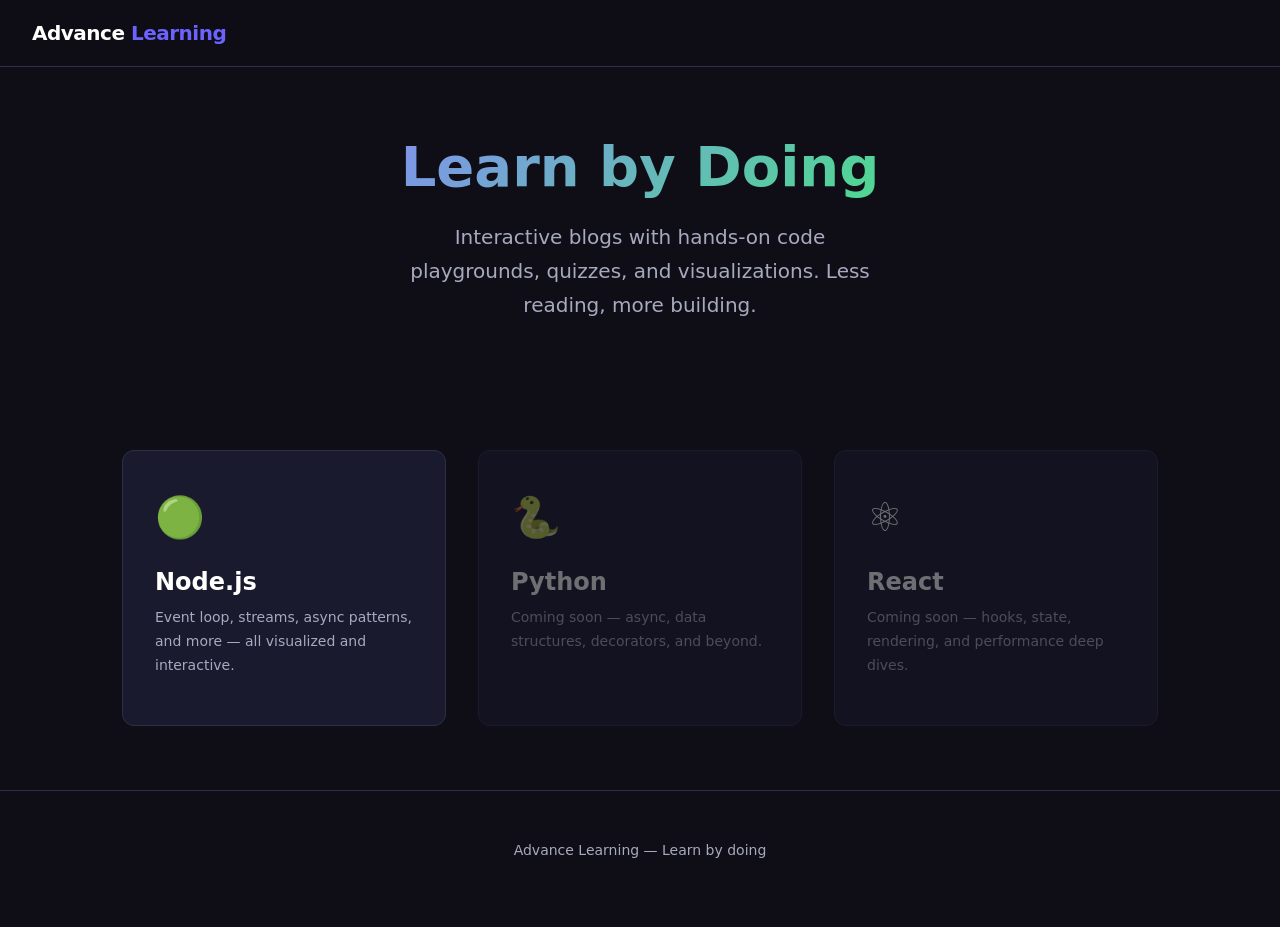
<file: index.html>
<!DOCTYPE html>
<html lang="en">
<head>
  <meta charset="UTF-8">
  <meta name="viewport" content="width=device-width, initial-scale=1.0">
  <title>Advance Learning — Learn by Doing</title>
  <link rel="stylesheet" href="assets/css/theme.css">
</head>
<body>
  <nav class="blog-nav">
    <a href="index.html" class="nav-logo">Advance <span>Learning</span></a>
  </nav>

  <main>
    <div class="landing-hero">
      <h1>Learn by Doing</h1>
      <p>Interactive blogs with hands-on code playgrounds, quizzes, and visualizations. Less reading, more building.</p>
    </div>

    <div class="category-grid">
      <a href="blogs/programming/nodejs/index.html" class="category-card">
        <span class="category-icon">🟢</span>
        <h3>Node.js</h3>
        <p>Event loop, streams, async patterns, and more — all visualized and interactive.</p>
      </a>

      <!-- Future categories -->
      <div class="category-card" style="opacity:0.4;pointer-events:none;">
        <span class="category-icon">🐍</span>
        <h3>Python</h3>
        <p>Coming soon — async, data structures, decorators, and beyond.</p>
      </div>

      <div class="category-card" style="opacity:0.4;pointer-events:none;">
        <span class="category-icon">⚛️</span>
        <h3>React</h3>
        <p>Coming soon — hooks, state, rendering, and performance deep dives.</p>
      </div>
    </div>
  </main>

  <footer class="blog-footer">
    <p>Advance Learning — Learn by doing</p>
  </footer>

  <script src="assets/js/theme.js"></script>
</body>
</html>
</file>
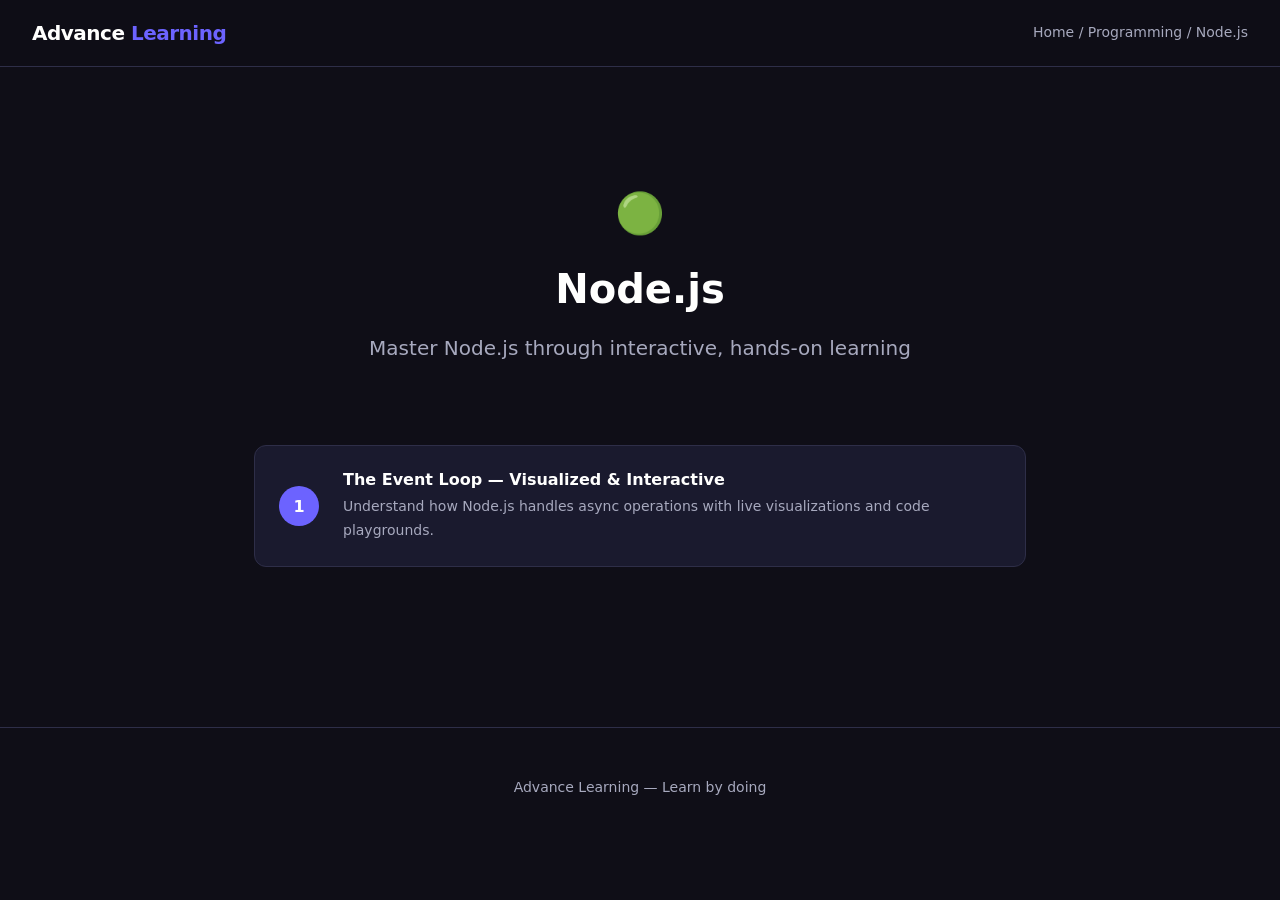
<file: blogs/programming/nodejs/index.html>
<!DOCTYPE html>
<html lang="en">
<head>
  <meta charset="UTF-8">
  <meta name="viewport" content="width=device-width, initial-scale=1.0">
  <title>Node.js Topics — Advance Learning</title>
  <link rel="stylesheet" href="../../../assets/css/theme.css">
</head>
<body>
  <nav class="blog-nav">
    <a href="../../../index.html" class="nav-logo">Advance <span>Learning</span></a>
    <div class="nav-breadcrumb">
      <a href="../../../index.html">Home</a> /
      <a href="#">Programming</a> /
      <span>Node.js</span>
    </div>
  </nav>

  <main class="blog-container">
    <header class="topic-header">
      <span class="category-icon">🟢</span>
      <h1>Node.js</h1>
      <p class="blog-subtitle">Master Node.js through interactive, hands-on learning</p>
    </header>

    <div class="blog-list">
      <a href="01-event-loop.html" class="blog-list-item">
        <div class="blog-list-number">1</div>
        <div class="blog-list-info">
          <h3>The Event Loop — Visualized & Interactive</h3>
          <p>Understand how Node.js handles async operations with live visualizations and code playgrounds.</p>
        </div>
      </a>

      <!-- Future blogs will be added here -->
    </div>
  </main>

  <footer class="blog-footer">
    <p>Advance Learning — Learn by doing</p>
  </footer>

  <script src="../../../assets/js/theme.js"></script>
</body>
</html>
</file>
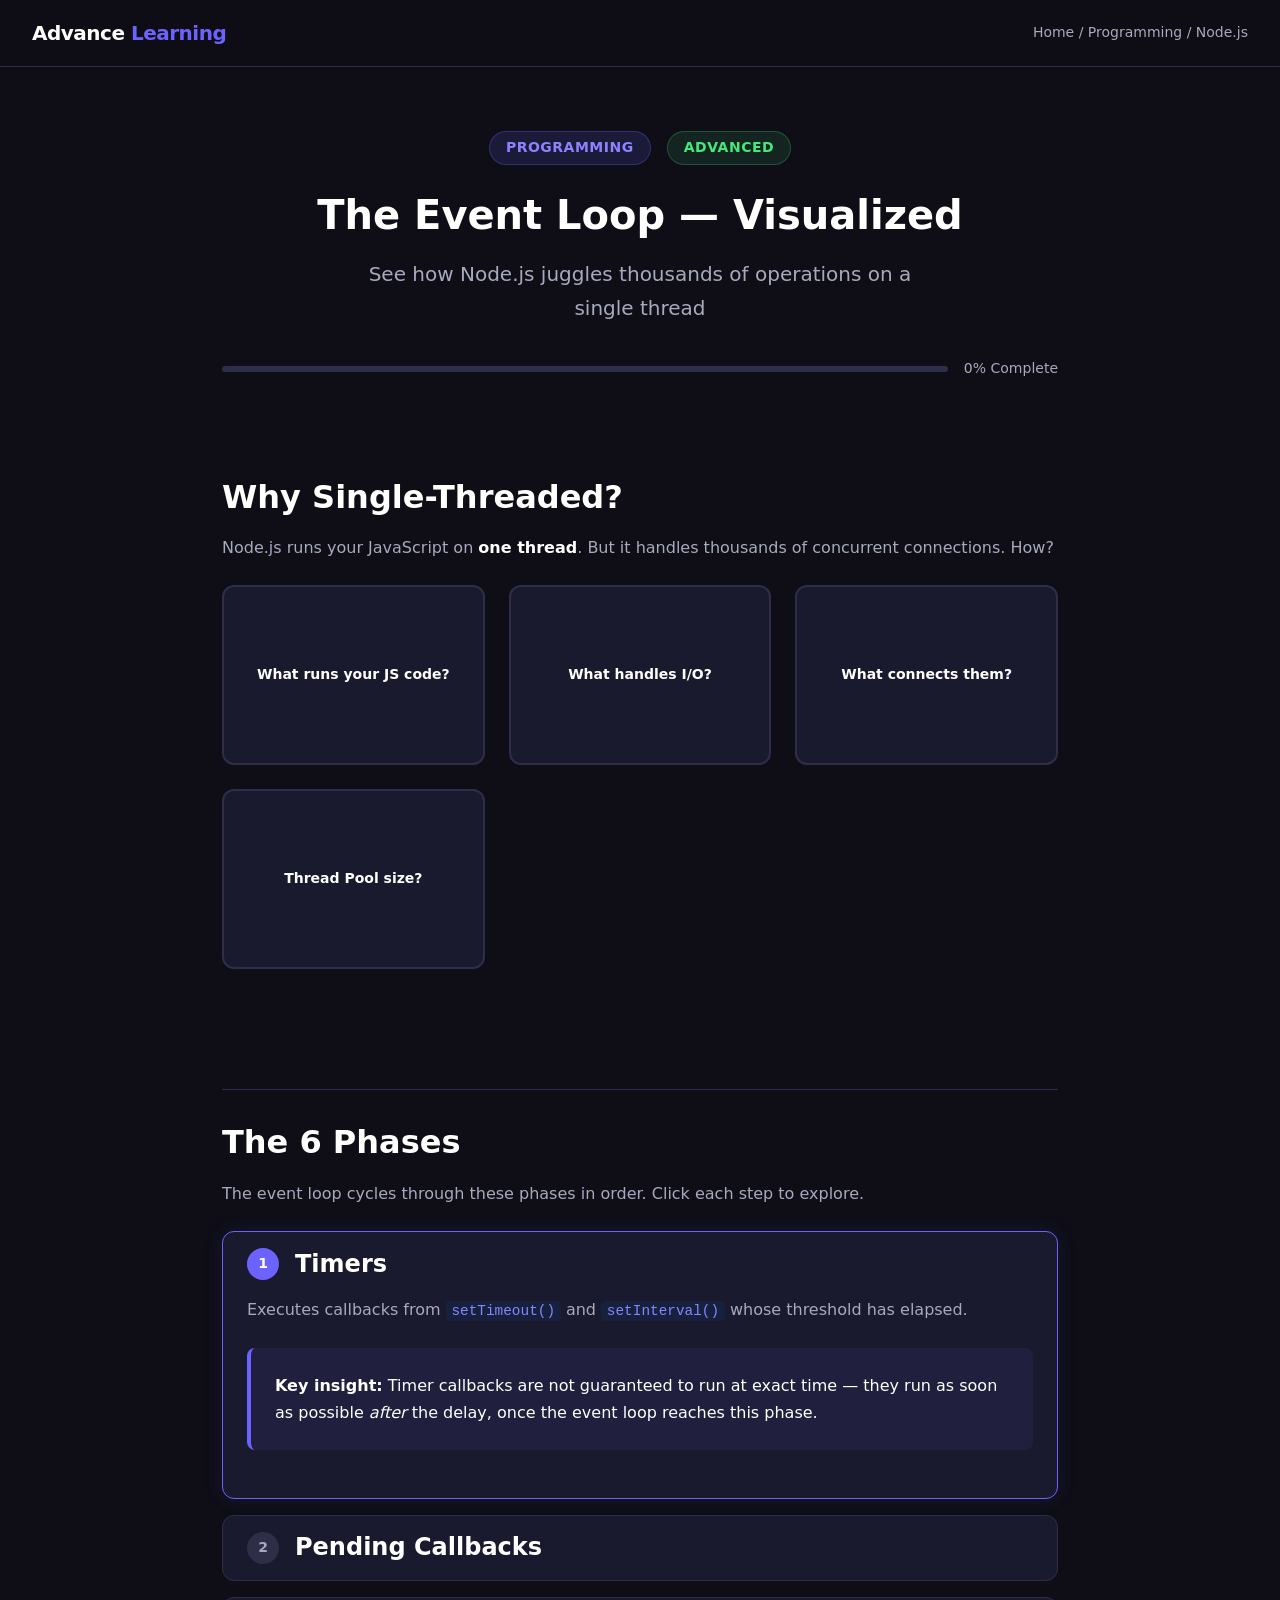
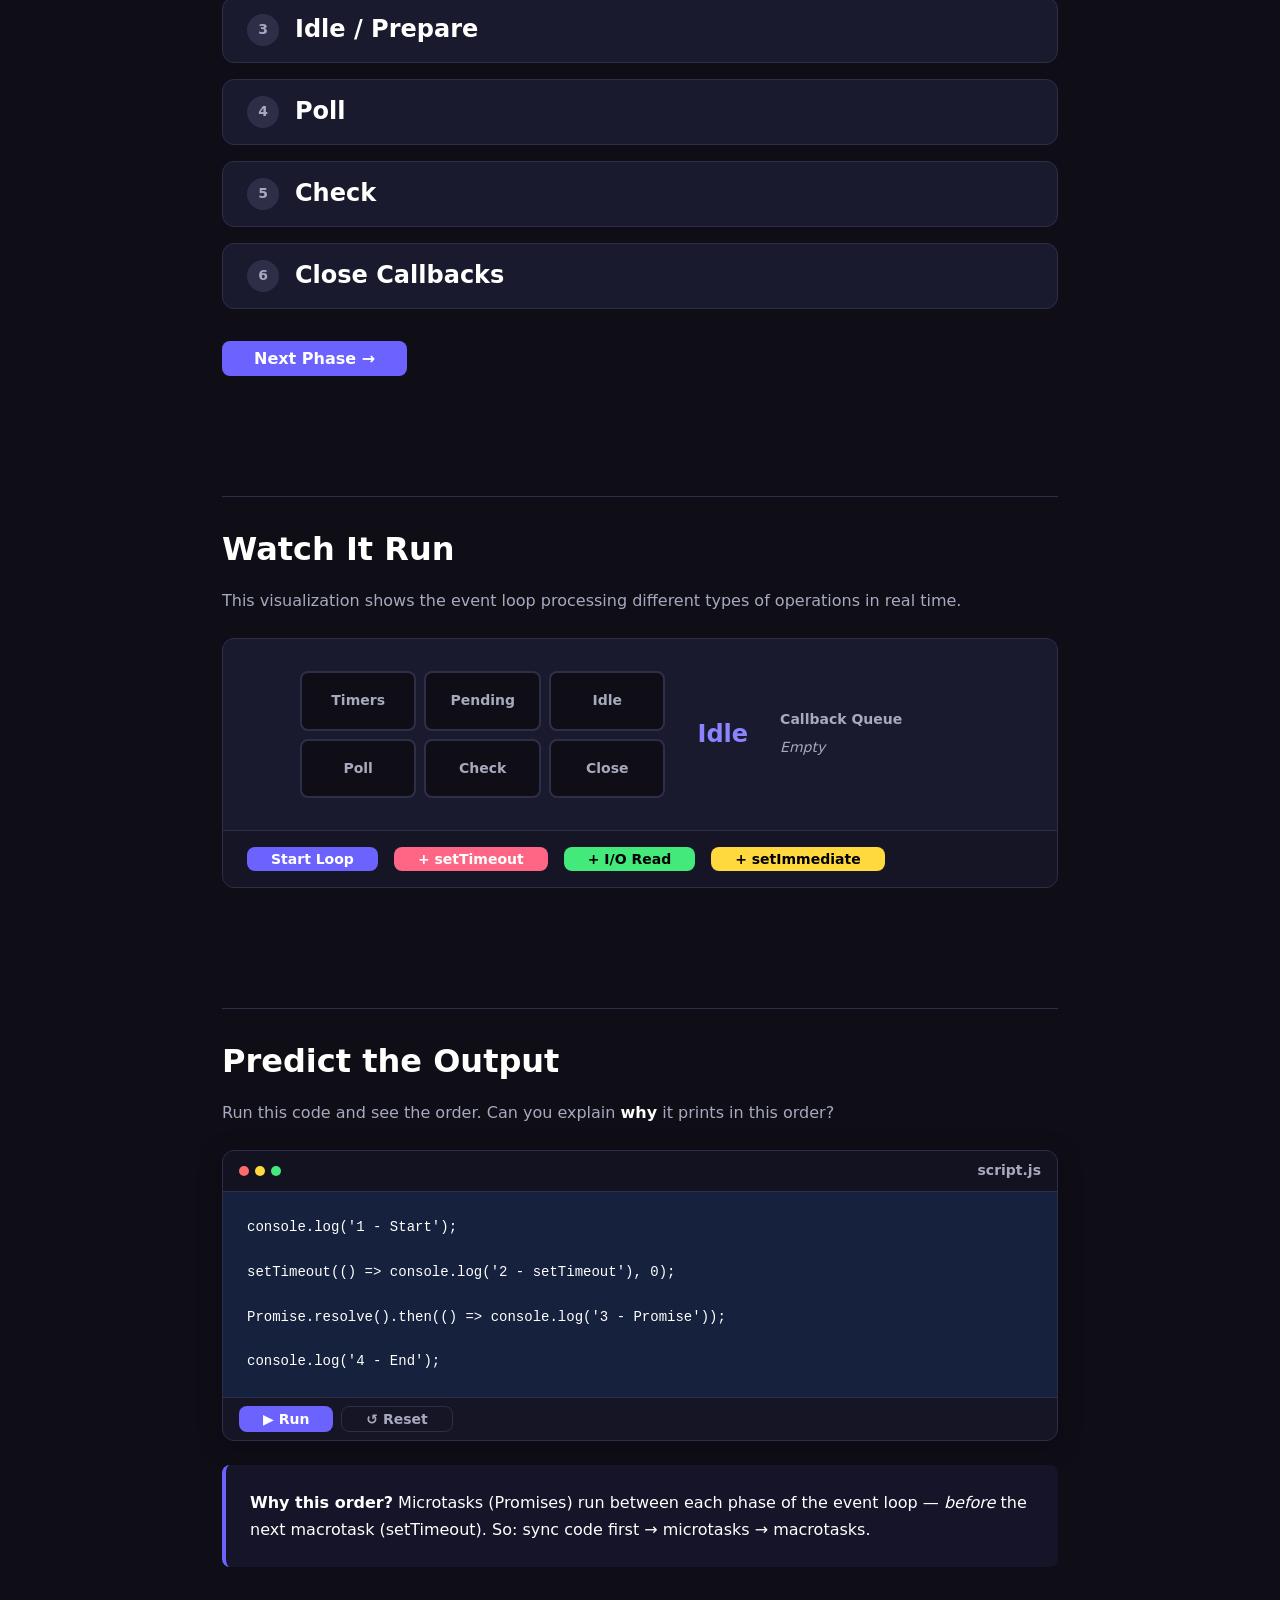
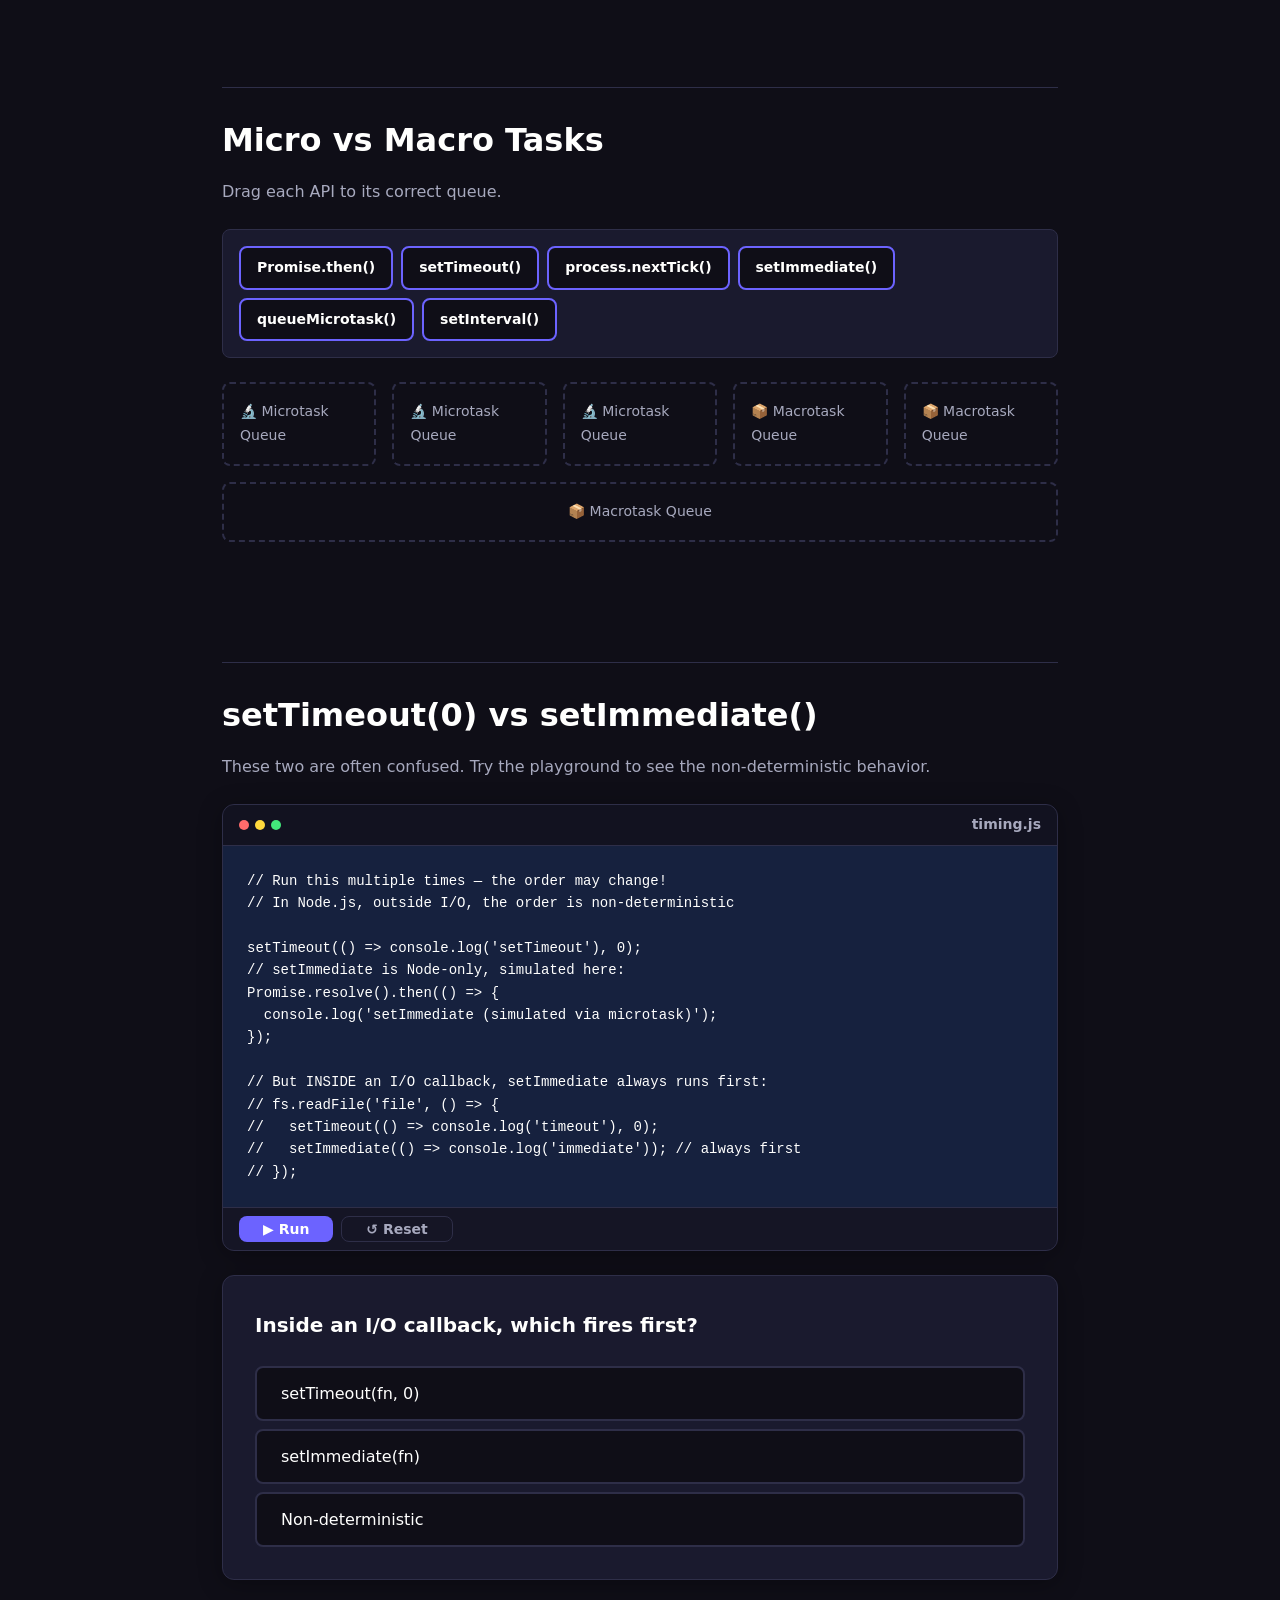
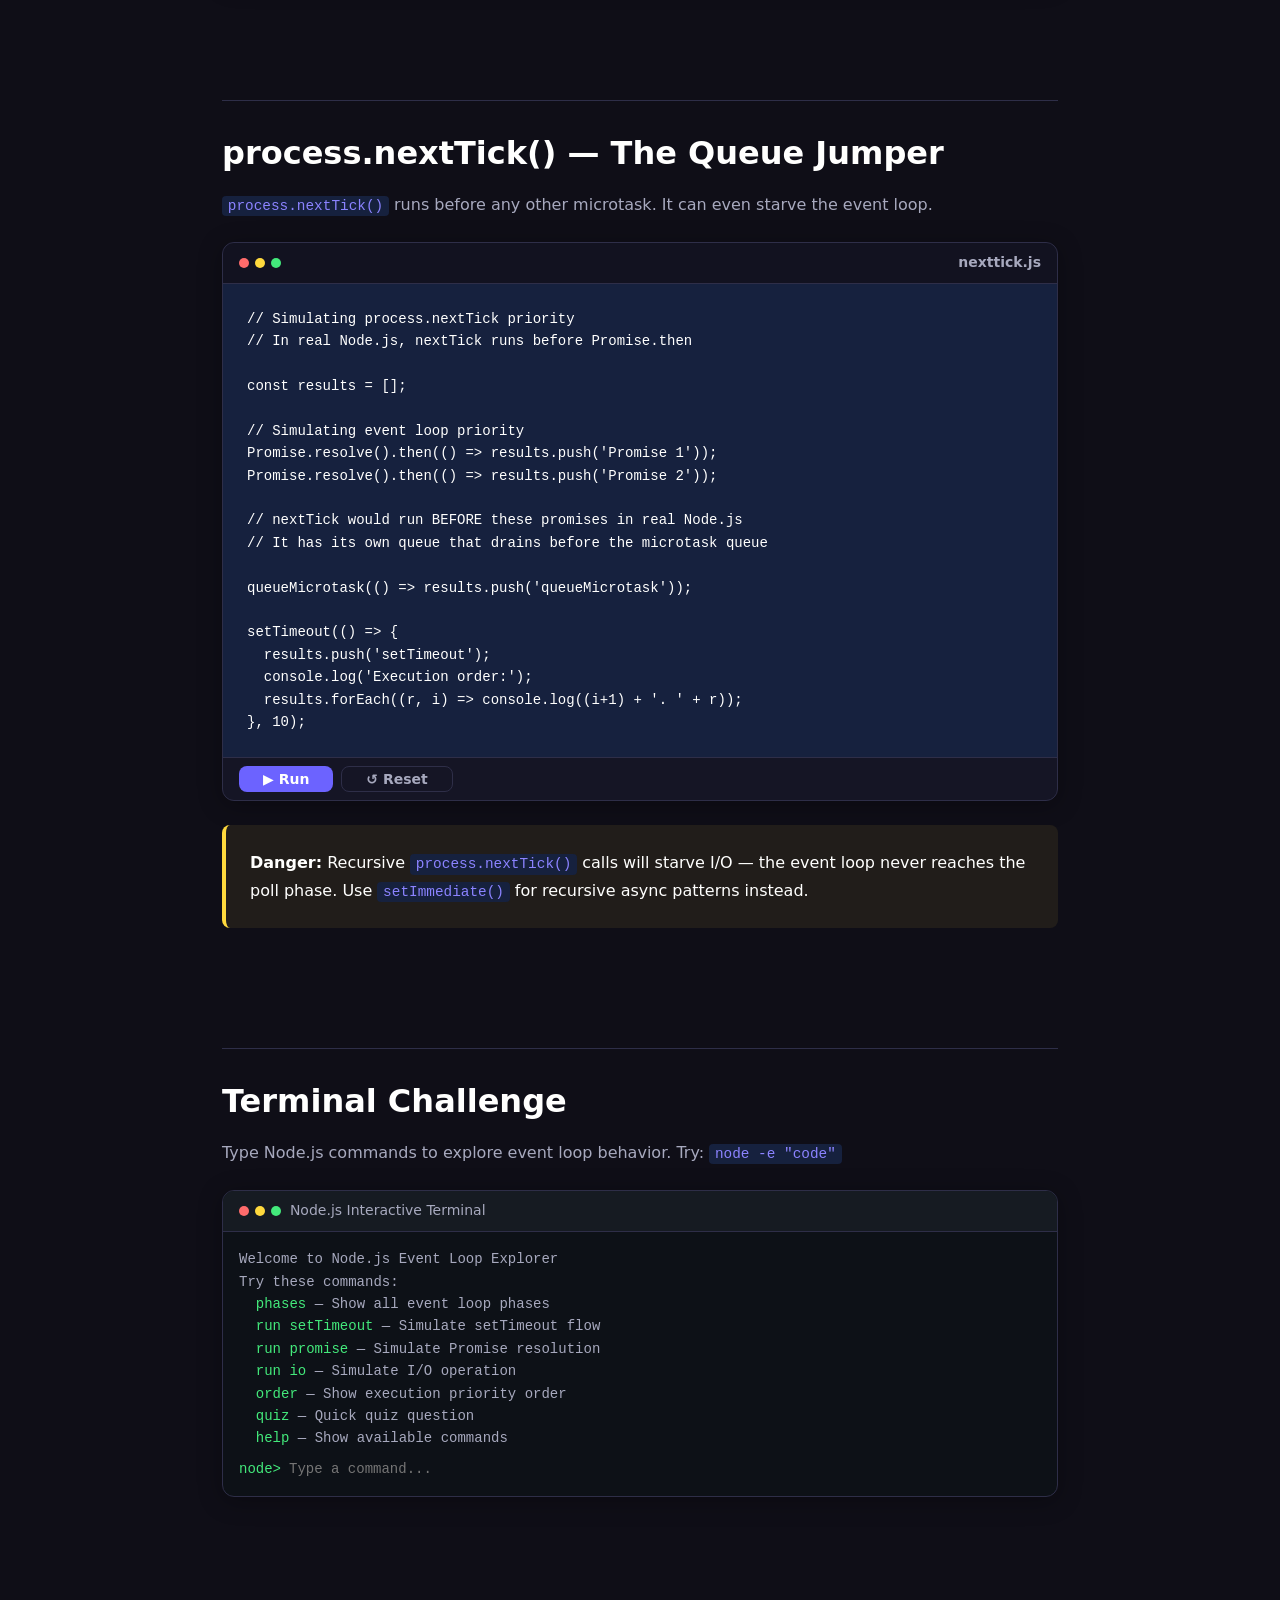
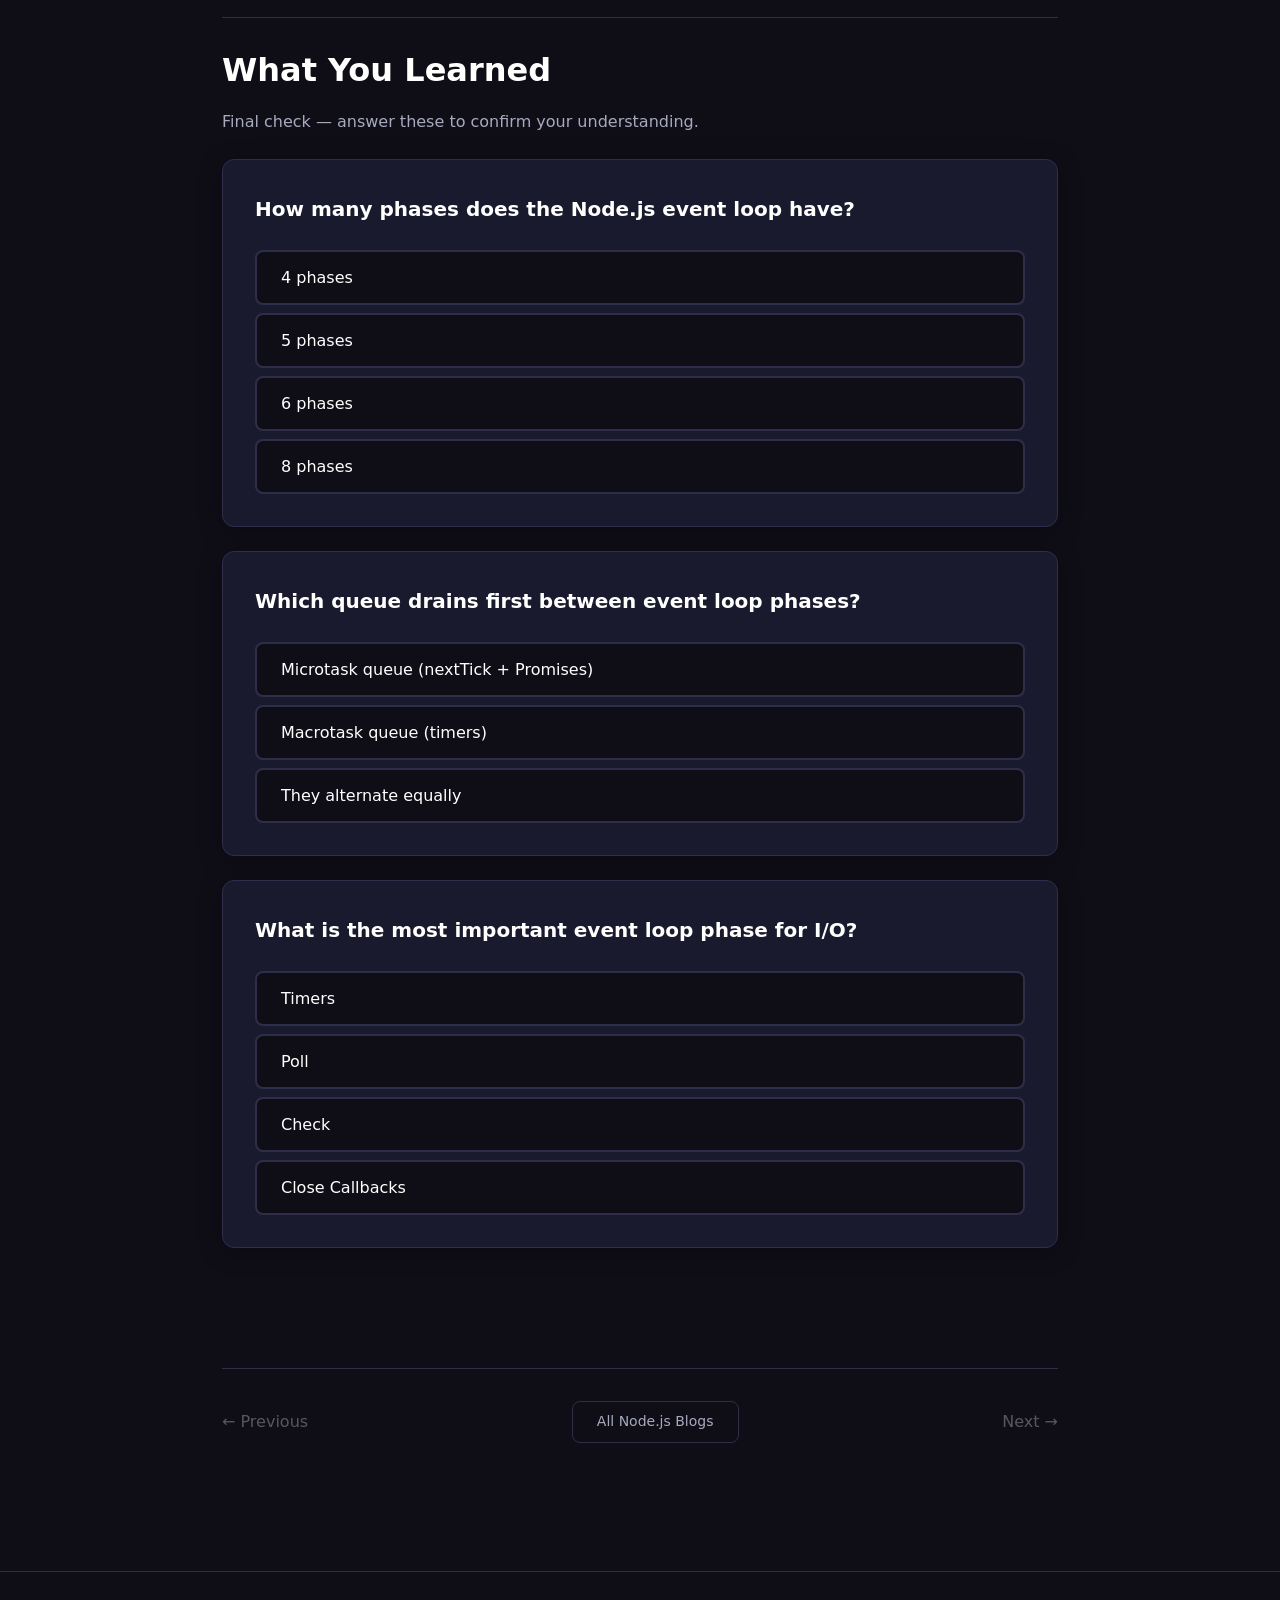
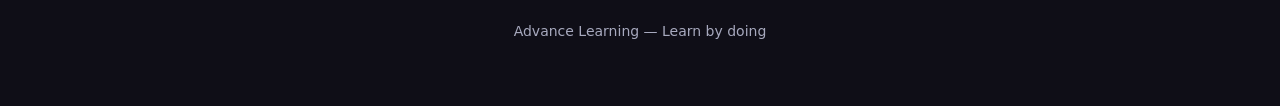
<file: blogs/programming/nodejs/01-event-loop.html>
<!DOCTYPE html>
<html lang="en">
<head>
  <meta charset="UTF-8">
  <meta name="viewport" content="width=device-width, initial-scale=1.0">
  <title>The Event Loop — Node.js — Advance Learning</title>
  <link rel="stylesheet" href="../../../assets/css/theme.css">
</head>
<body>
  <nav class="blog-nav">
    <a href="../../../index.html" class="nav-logo">Advance <span>Learning</span></a>
    <div class="nav-breadcrumb">
      <a href="../../../index.html">Home</a> /
      <a href="#">Programming</a> /
      <a href="index.html">Node.js</a>
    </div>
  </nav>

  <main class="blog-container">
    <article class="blog-post">
      <header class="blog-header">
        <div class="blog-meta">
          <span class="blog-category">Programming</span>
          <span class="blog-difficulty">Advanced</span>
        </div>
        <h1>The Event Loop — Visualized</h1>
        <p class="blog-subtitle">See how Node.js juggles thousands of operations on a single thread</p>
        <div class="blog-progress">
          <div class="progress-bar"><div class="progress-fill"></div></div>
          <span class="progress-text">0% Complete</span>
        </div>
      </header>

      <!-- ===================== SECTION 1: Why Single Thread? ===================== -->
      <section class="blog-section" id="section-1">
        <h2>Why Single-Threaded?</h2>
        <p>Node.js runs your JavaScript on <strong>one thread</strong>. But it handles thousands of concurrent connections. How?</p>

        <div class="flip-card-grid">
          <div class="flip-card">
            <div class="flip-card-inner">
              <div class="flip-front">What runs your JS code?</div>
              <div class="flip-back">V8 Engine — compiles JS to machine code on a single thread</div>
            </div>
          </div>
          <div class="flip-card">
            <div class="flip-card-inner">
              <div class="flip-front">What handles I/O?</div>
              <div class="flip-back">libuv — delegates I/O to OS kernel or thread pool</div>
            </div>
          </div>
          <div class="flip-card">
            <div class="flip-card-inner">
              <div class="flip-front">What connects them?</div>
              <div class="flip-back">The Event Loop — picks up completed I/O and runs callbacks</div>
            </div>
          </div>
          <div class="flip-card">
            <div class="flip-card-inner">
              <div class="flip-front">Thread Pool size?</div>
              <div class="flip-back">Default: 4 threads (UV_THREADPOOL_SIZE) — for fs, dns, crypto</div>
            </div>
          </div>
        </div>
      </section>

      <!-- ===================== SECTION 2: Event Loop Phases ===================== -->
      <section class="blog-section" id="section-2">
        <h2>The 6 Phases</h2>
        <p>The event loop cycles through these phases in order. Click each step to explore.</p>

        <div class="step-reveal" id="phase-steps">
          <div class="step" data-step="1">
            <div class="step-header">
              <div class="step-number">1</div>
              <h3>Timers</h3>
            </div>
            <div class="step-content">
              <p>Executes callbacks from <code>setTimeout()</code> and <code>setInterval()</code> whose threshold has elapsed.</p>
              <div class="info-box tip">
                <strong>Key insight:</strong> Timer callbacks are not guaranteed to run at exact time — they run as soon as possible <em>after</em> the delay, once the event loop reaches this phase.
              </div>
            </div>
          </div>

          <div class="step" data-step="2">
            <div class="step-header">
              <div class="step-number">2</div>
              <h3>Pending Callbacks</h3>
            </div>
            <div class="step-content">
              <p>Executes I/O callbacks deferred from the previous loop iteration (e.g., TCP errors like <code>ECONNREFUSED</code>).</p>
            </div>
          </div>

          <div class="step" data-step="3">
            <div class="step-header">
              <div class="step-number">3</div>
              <h3>Idle / Prepare</h3>
            </div>
            <div class="step-content">
              <p>Internal use only. Node uses this for housekeeping. You won't interact with this phase directly.</p>
            </div>
          </div>

          <div class="step" data-step="4">
            <div class="step-header">
              <div class="step-number">4</div>
              <h3>Poll</h3>
            </div>
            <div class="step-content">
              <p>The <strong>most important phase</strong>. Retrieves new I/O events and executes their callbacks (file reads, network responses, etc.).</p>
              <div class="info-box warning">
                <strong>Blocking behavior:</strong> If no timers are scheduled, the poll phase will <em>wait</em> for callbacks to be added, then execute them immediately.
              </div>
            </div>
          </div>

          <div class="step" data-step="5">
            <div class="step-header">
              <div class="step-number">5</div>
              <h3>Check</h3>
            </div>
            <div class="step-content">
              <p>Executes <code>setImmediate()</code> callbacks. This runs right after the poll phase completes.</p>
            </div>
          </div>

          <div class="step" data-step="6">
            <div class="step-header">
              <div class="step-number">6</div>
              <h3>Close Callbacks</h3>
            </div>
            <div class="step-content">
              <p>Handles close events like <code>socket.on('close', ...)</code>. Cleanup happens here.</p>
            </div>
          </div>

          <button class="next-step-btn">Next Phase →</button>
        </div>
      </section>

      <!-- ===================== SECTION 3: Live Event Loop Visualization ===================== -->
      <section class="blog-section" id="section-3">
        <h2>Watch It Run</h2>
        <p>This visualization shows the event loop processing different types of operations in real time.</p>

        <div class="visual-demo" id="event-loop-viz">
          <div class="el-viz-container">
            <div class="el-phase-ring">
              <div class="el-phase" data-phase="timers">Timers</div>
              <div class="el-phase" data-phase="pending">Pending</div>
              <div class="el-phase" data-phase="idle">Idle</div>
              <div class="el-phase" data-phase="poll">Poll</div>
              <div class="el-phase" data-phase="check">Check</div>
              <div class="el-phase" data-phase="close">Close</div>
            </div>
            <div class="el-center">
              <div class="el-current-label">Idle</div>
            </div>
            <div class="el-callback-queue">
              <h4>Callback Queue</h4>
              <div class="el-queue-items" id="el-queue"></div>
            </div>
          </div>
          <div class="demo-controls">
            <button class="demo-btn" id="el-start-btn">Start Loop</button>
            <button class="demo-btn" id="el-add-timer" style="background:var(--color-secondary)">+ setTimeout</button>
            <button class="demo-btn" id="el-add-io" style="background:var(--color-accent);color:#000">+ I/O Read</button>
            <button class="demo-btn" id="el-add-immediate" style="background:var(--color-warning);color:#000">+ setImmediate</button>
          </div>
        </div>
      </section>

      <!-- ===================== SECTION 4: Code Playground ===================== -->
      <section class="blog-section" id="section-4">
        <h2>Predict the Output</h2>
        <p>Run this code and see the order. Can you explain <strong>why</strong> it prints in this order?</p>

        <div class="code-playground">
          <div class="playground-header">
            <div class="playground-dots"><span></span><span></span><span></span></div>
            <span class="playground-title">script.js</span>
          </div>
          <div class="code-editor" contenteditable="true">console.log('1 - Start');

setTimeout(() => console.log('2 - setTimeout'), 0);

Promise.resolve().then(() => console.log('3 - Promise'));

console.log('4 - End');</div>
          <div class="playground-actions">
            <button class="run-btn">▶ Run</button>
            <button class="reset-btn">↺ Reset</button>
          </div>
          <div class="code-output"></div>
        </div>

        <div class="info-box tip mt-lg">
          <strong>Why this order?</strong> Microtasks (Promises) run between each phase of the event loop — <em>before</em> the next macrotask (setTimeout). So: sync code first → microtasks → macrotasks.
        </div>
      </section>

      <!-- ===================== SECTION 5: Microtasks vs Macrotasks ===================== -->
      <section class="blog-section" id="section-5">
        <h2>Micro vs Macro Tasks</h2>
        <p>Drag each API to its correct queue.</p>

        <div class="drag-drop-zone">
          <div class="drag-items">
            <div class="drag-item" draggable="true" data-value="promise">Promise.then()</div>
            <div class="drag-item" draggable="true" data-value="settimeout">setTimeout()</div>
            <div class="drag-item" draggable="true" data-value="nexttick">process.nextTick()</div>
            <div class="drag-item" draggable="true" data-value="setimmediate">setImmediate()</div>
            <div class="drag-item" draggable="true" data-value="queuemicro">queueMicrotask()</div>
            <div class="drag-item" draggable="true" data-value="setinterval">setInterval()</div>
          </div>
          <div class="drop-targets">
            <div class="drop-target" data-accept="promise" data-label="Microtask">
              🔬 Microtask Queue
            </div>
            <div class="drop-target" data-accept="nexttick" data-label="Microtask">
              🔬 Microtask Queue
            </div>
            <div class="drop-target" data-accept="queuemicro" data-label="Microtask">
              🔬 Microtask Queue
            </div>
            <div class="drop-target" data-accept="settimeout" data-label="Macrotask">
              📦 Macrotask Queue
            </div>
            <div class="drop-target" data-accept="setimmediate" data-label="Macrotask">
              📦 Macrotask Queue
            </div>
            <div class="drop-target" data-accept="setinterval" data-label="Macrotask">
              📦 Macrotask Queue
            </div>
          </div>
          <div class="drag-feedback"></div>
        </div>
      </section>

      <!-- ===================== SECTION 6: setTimeout vs setImmediate ===================== -->
      <section class="blog-section" id="section-6">
        <h2>setTimeout(0) vs setImmediate()</h2>
        <p>These two are often confused. Try the playground to see the non-deterministic behavior.</p>

        <div class="code-playground">
          <div class="playground-header">
            <div class="playground-dots"><span></span><span></span><span></span></div>
            <span class="playground-title">timing.js</span>
          </div>
          <div class="code-editor" contenteditable="true">// Run this multiple times — the order may change!
// In Node.js, outside I/O, the order is non-deterministic

setTimeout(() => console.log('setTimeout'), 0);
// setImmediate is Node-only, simulated here:
Promise.resolve().then(() => {
  console.log('setImmediate (simulated via microtask)');
});

// But INSIDE an I/O callback, setImmediate always runs first:
// fs.readFile('file', () => {
//   setTimeout(() => console.log('timeout'), 0);
//   setImmediate(() => console.log('immediate')); // always first
// });</div>
          <div class="playground-actions">
            <button class="run-btn">▶ Run</button>
            <button class="reset-btn">↺ Reset</button>
          </div>
          <div class="code-output"></div>
        </div>

        <div class="quiz-card" data-correct="2">
          <p class="quiz-question">Inside an I/O callback, which fires first?</p>
          <div class="quiz-options">
            <button class="quiz-option" data-index="1">setTimeout(fn, 0)</button>
            <button class="quiz-option" data-index="2">setImmediate(fn)</button>
            <button class="quiz-option" data-index="3">Non-deterministic</button>
          </div>
          <div class="quiz-feedback" data-correct-text="Correct! Inside I/O, setImmediate always runs before setTimeout(0)." data-incorrect-text="Inside an I/O callback, setImmediate ALWAYS fires first — it runs in the Check phase right after Poll."></div>
        </div>
      </section>

      <!-- ===================== SECTION 7: process.nextTick Deep Dive ===================== -->
      <section class="blog-section" id="section-7">
        <h2>process.nextTick() — The Queue Jumper</h2>
        <p><code>process.nextTick()</code> runs before any other microtask. It can even starve the event loop.</p>

        <div class="code-playground">
          <div class="playground-header">
            <div class="playground-dots"><span></span><span></span><span></span></div>
            <span class="playground-title">nexttick.js</span>
          </div>
          <div class="code-editor" contenteditable="true">// Simulating process.nextTick priority
// In real Node.js, nextTick runs before Promise.then

const results = [];

// Simulating event loop priority
Promise.resolve().then(() => results.push('Promise 1'));
Promise.resolve().then(() => results.push('Promise 2'));

// nextTick would run BEFORE these promises in real Node.js
// It has its own queue that drains before the microtask queue

queueMicrotask(() => results.push('queueMicrotask'));

setTimeout(() => {
  results.push('setTimeout');
  console.log('Execution order:');
  results.forEach((r, i) => console.log((i+1) + '. ' + r));
}, 10);</div>
          <div class="playground-actions">
            <button class="run-btn">▶ Run</button>
            <button class="reset-btn">↺ Reset</button>
          </div>
          <div class="code-output"></div>
        </div>

        <div class="info-box warning">
          <strong>Danger:</strong> Recursive <code>process.nextTick()</code> calls will starve I/O — the event loop never reaches the poll phase. Use <code>setImmediate()</code> for recursive async patterns instead.
        </div>
      </section>

      <!-- ===================== SECTION 8: Terminal Challenge ===================== -->
      <section class="blog-section" id="section-8">
        <h2>Terminal Challenge</h2>
        <p>Type Node.js commands to explore event loop behavior. Try: <code>node -e "code"</code></p>

        <div class="terminal-sim" id="node-terminal" data-commands='{}'>
          <div class="terminal-header">
            <div class="playground-dots"><span></span><span></span><span></span></div>
            &nbsp; Node.js Interactive Terminal
          </div>
          <div class="terminal-body">
            <div class="terminal-output"><span class="result">Welcome to Node.js Event Loop Explorer</span>
<span class="result">Try these commands:</span>
<span class="cmd">  phases</span> <span class="result">— Show all event loop phases</span>
<span class="cmd">  run setTimeout</span> <span class="result">— Simulate setTimeout flow</span>
<span class="cmd">  run promise</span> <span class="result">— Simulate Promise resolution</span>
<span class="cmd">  run io</span> <span class="result">— Simulate I/O operation</span>
<span class="cmd">  order</span> <span class="result">— Show execution priority order</span>
<span class="cmd">  quiz</span> <span class="result">— Quick quiz question</span>
<span class="cmd">  help</span> <span class="result">— Show available commands</span>
</div>
            <div class="terminal-input-line">
              <span class="terminal-prompt">node&gt; </span>
              <input type="text" class="terminal-input" placeholder="Type a command...">
            </div>
          </div>
        </div>
      </section>

      <!-- ===================== SECTION 9: Summary Quiz ===================== -->
      <section class="blog-section blog-summary" id="summary">
        <h2>What You Learned</h2>
        <p>Final check — answer these to confirm your understanding.</p>

        <div class="quiz-card" data-correct="3">
          <p class="quiz-question">How many phases does the Node.js event loop have?</p>
          <div class="quiz-options">
            <button class="quiz-option" data-index="1">4 phases</button>
            <button class="quiz-option" data-index="2">5 phases</button>
            <button class="quiz-option" data-index="3">6 phases</button>
            <button class="quiz-option" data-index="4">8 phases</button>
          </div>
          <div class="quiz-feedback" data-correct-text="Correct! Timers → Pending → Idle/Prepare → Poll → Check → Close." data-incorrect-text="The event loop has 6 phases: Timers, Pending Callbacks, Idle/Prepare, Poll, Check, Close Callbacks."></div>
        </div>

        <div class="quiz-card mt-lg" data-correct="1">
          <p class="quiz-question">Which queue drains first between event loop phases?</p>
          <div class="quiz-options">
            <button class="quiz-option" data-index="1">Microtask queue (nextTick + Promises)</button>
            <button class="quiz-option" data-index="2">Macrotask queue (timers)</button>
            <button class="quiz-option" data-index="3">They alternate equally</button>
          </div>
          <div class="quiz-feedback" data-correct-text="Correct! The microtask queue (process.nextTick first, then Promises) drains completely between each phase." data-incorrect-text="Microtasks always drain completely between each event loop phase. nextTick runs before Promise callbacks."></div>
        </div>

        <div class="quiz-card mt-lg" data-correct="2">
          <p class="quiz-question">What is the most important event loop phase for I/O?</p>
          <div class="quiz-options">
            <button class="quiz-option" data-index="1">Timers</button>
            <button class="quiz-option" data-index="2">Poll</button>
            <button class="quiz-option" data-index="3">Check</button>
            <button class="quiz-option" data-index="4">Close Callbacks</button>
          </div>
          <div class="quiz-feedback" data-correct-text="Correct! The Poll phase retrieves new I/O events and executes I/O callbacks." data-incorrect-text="The Poll phase is where I/O callbacks are processed. It's the most critical phase for I/O-heavy applications."></div>
        </div>
      </section>
    </article>

    <nav class="blog-pagination">
      <span class="prev-blog" style="opacity:0.3">← Previous</span>
      <a href="index.html" class="blog-index">All Node.js Blogs</a>
      <span class="next-blog" style="opacity:0.3">Next →</span>
    </nav>
  </main>

  <footer class="blog-footer">
    <p>Advance Learning — Learn by doing</p>
  </footer>

  <script src="../../../assets/js/theme.js"></script>
  <script>
    /* ======= Event Loop Visualization ======= */
    (function () {
      var phases = ['timers', 'pending', 'idle', 'poll', 'check', 'close'];
      var phaseLabels = { timers: 'Timers', pending: 'Pending', idle: 'Idle/Prepare', poll: 'Poll', check: 'Check', close: 'Close' };
      var phaseEls = document.querySelectorAll('.el-phase');
      var centerLabel = document.querySelector('.el-current-label');
      var queueEl = document.getElementById('el-queue');
      var startBtn = document.getElementById('el-start-btn');
      var running = false;
      var currentPhase = 0;
      var queue = [];
      var loopInterval;

      function updateViz() {
        phaseEls.forEach(function (el) { el.classList.remove('active'); });
        if (phaseEls[currentPhase]) phaseEls[currentPhase].classList.add('active');
        centerLabel.textContent = phaseLabels[phases[currentPhase]];

        // Process matching callbacks
        var phaseName = phases[currentPhase];
        var remaining = [];
        queue.forEach(function (item) {
          if (item.phase === phaseName) {
            // Process callback - flash the phase
            phaseEls[currentPhase].classList.add('processing');
            setTimeout(function () {
              phaseEls[currentPhase].classList.remove('processing');
            }, 300);
          } else {
            remaining.push(item);
          }
        });
        queue = remaining;
        renderQueue();
      }

      function renderQueue() {
        queueEl.innerHTML = '';
        if (!queue.length) {
          queueEl.innerHTML = '<span class="el-empty">Empty</span>';
          return;
        }
        queue.forEach(function (item) {
          var el = document.createElement('div');
          el.className = 'el-queue-item ' + item.type;
          el.textContent = item.label;
          queueEl.appendChild(el);
        });
      }

      function tick() {
        currentPhase = (currentPhase + 1) % phases.length;
        updateViz();
      }

      startBtn.addEventListener('click', function () {
        if (running) {
          clearInterval(loopInterval);
          startBtn.textContent = 'Start Loop';
          running = false;
        } else {
          loopInterval = setInterval(tick, 1000);
          startBtn.textContent = 'Stop Loop';
          running = true;
          updateViz();
        }
      });

      document.getElementById('el-add-timer').addEventListener('click', function () {
        queue.push({ phase: 'timers', type: 'timer', label: 'setTimeout cb' });
        renderQueue();
      });

      document.getElementById('el-add-io').addEventListener('click', function () {
        queue.push({ phase: 'poll', type: 'io', label: 'fs.readFile cb' });
        renderQueue();
      });

      document.getElementById('el-add-immediate').addEventListener('click', function () {
        queue.push({ phase: 'check', type: 'immediate', label: 'setImmediate cb' });
        renderQueue();
      });

      renderQueue();
    })();

    /* ======= Terminal Command Handler ======= */
    (function () {
      var terminal = document.getElementById('node-terminal');
      if (!terminal) return;

      var quizzes = [
        { q: 'Does setTimeout(fn,0) guarantee immediate execution?', a: 'No! It runs in the next Timers phase, after microtasks drain.' },
        { q: 'Can process.nextTick starve I/O?', a: 'Yes! Recursive nextTick calls prevent the loop from reaching Poll.' },
        { q: 'Which phase handles setImmediate?', a: 'The Check phase — right after Poll.' }
      ];
      var quizIdx = 0;

      terminal._commandHandler = function (cmd) {
        cmd = cmd.trim().toLowerCase();

        if (cmd === 'help') {
          return 'Available: phases, run setTimeout, run promise, run io, order, quiz, clear';
        }
        if (cmd === 'phases') {
          return '┌─ Event Loop Phases ─────────────────┐\n' +
                 '│ 1. Timers      → setTimeout/setInterval │\n' +
                 '│ 2. Pending     → deferred I/O callbacks  │\n' +
                 '│ 3. Idle/Prepare → internal housekeeping  │\n' +
                 '│ 4. Poll        → I/O callbacks (main)    │\n' +
                 '│ 5. Check       → setImmediate callbacks  │\n' +
                 '│ 6. Close       → cleanup (socket.close)  │\n' +
                 '└──────────────────────────────────────┘\n' +
                 'Between each phase: microtask queue drains (nextTick → Promises)';
        }
        if (cmd === 'run settimeout') {
          return '→ setTimeout(fn, 1000) called\n' +
                 '→ Timer registered in libuv\n' +
                 '→ Event loop continues...\n' +
                 '→ ~1000ms later, Timers phase picks up callback\n' +
                 '→ fn() executes on the main thread';
        }
        if (cmd === 'run promise') {
          return '→ Promise.resolve().then(fn) called\n' +
                 '→ fn added to microtask queue\n' +
                 '→ Current synchronous code finishes\n' +
                 '→ Microtask queue drains BEFORE next phase\n' +
                 '→ fn() executes';
        }
        if (cmd === 'run io') {
          return '→ fs.readFile("data.json", fn) called\n' +
                 '→ libuv sends request to thread pool\n' +
                 '→ Worker thread reads file from disk\n' +
                 '→ Worker signals completion to event loop\n' +
                 '→ Poll phase picks up fn callback\n' +
                 '→ fn(err, data) executes on main thread';
        }
        if (cmd === 'order') {
          return 'Execution Priority (highest → lowest):\n' +
                 '1. Synchronous code (call stack)\n' +
                 '2. process.nextTick callbacks\n' +
                 '3. Promise.then / queueMicrotask\n' +
                 '4. setTimeout / setInterval (Timers)\n' +
                 '5. I/O callbacks (Poll)\n' +
                 '6. setImmediate (Check)\n' +
                 '7. Close callbacks';
        }
        if (cmd === 'quiz') {
          var q = quizzes[quizIdx % quizzes.length];
          quizIdx++;
          return 'Q: ' + q.q + '\nA: ' + q.a;
        }
        if (cmd === 'clear') {
          var output = terminal.querySelector('.terminal-output');
          output.innerHTML = '';
          return '';
        }
        return 'Unknown command. Type "help" for available commands.';
      };
    })();
  </script>

  <!-- Blog-specific styles for event loop visualization -->
  <style>
    .el-viz-container {
      display: flex;
      flex-wrap: wrap;
      align-items: center;
      justify-content: center;
      gap: var(--space-xl);
      padding: var(--space-xl);
    }

    .el-phase-ring {
      display: grid;
      grid-template-columns: repeat(3, 1fr);
      gap: var(--space-sm);
      position: relative;
    }

    .el-phase {
      padding: var(--space-md) var(--space-lg);
      background: var(--color-bg);
      border: 2px solid var(--color-border);
      border-radius: var(--border-radius-sm);
      text-align: center;
      font-size: var(--font-size-sm);
      font-weight: 600;
      color: var(--color-text-muted);
      transition: all var(--transition-base);
    }

    .el-phase.active {
      border-color: var(--color-primary);
      color: var(--color-primary-light);
      background: rgba(108, 99, 255, 0.1);
      box-shadow: 0 0 20px rgba(108, 99, 255, 0.2);
    }

    .el-phase.processing {
      background: rgba(67, 233, 123, 0.15);
      border-color: var(--color-success);
      color: var(--color-success);
    }

    .el-center {
      text-align: center;
    }

    .el-current-label {
      font-size: var(--font-size-xl);
      font-weight: 800;
      color: var(--color-primary-light);
    }

    .el-callback-queue {
      min-width: 200px;
    }

    .el-callback-queue h4 {
      margin-bottom: var(--space-sm);
      font-size: var(--font-size-sm);
      color: var(--color-text-muted);
    }

    .el-queue-items {
      display: flex;
      flex-direction: column;
      gap: var(--space-xs);
    }

    .el-queue-item {
      padding: var(--space-xs) var(--space-sm);
      border-radius: 4px;
      font-size: var(--font-size-sm);
      font-weight: 600;
      animation: fadeInUp 0.3s ease;
    }

    .el-queue-item.timer {
      background: rgba(255, 101, 132, 0.15);
      color: var(--color-secondary);
      border: 1px solid rgba(255, 101, 132, 0.3);
    }

    .el-queue-item.io {
      background: rgba(67, 233, 123, 0.1);
      color: var(--color-accent);
      border: 1px solid rgba(67, 233, 123, 0.25);
    }

    .el-queue-item.immediate {
      background: rgba(255, 217, 61, 0.1);
      color: var(--color-warning);
      border: 1px solid rgba(255, 217, 61, 0.25);
    }

    .el-empty {
      color: var(--color-text-muted);
      font-size: var(--font-size-sm);
      font-style: italic;
    }

    @media (max-width: 640px) {
      .el-viz-container {
        flex-direction: column;
      }
      .el-phase-ring {
        grid-template-columns: repeat(2, 1fr);
      }
      .demo-controls {
        flex-wrap: wrap;
      }
    }
  </style>
</body>
</html>
</file>
<file: assets/css/theme.css>
/* ========================================
   Advance Learning — Shared Theme
   ======================================== */

/* --- 1. CSS Reset & Variables --- */
:root {
  --color-primary: #6C63FF;
  --color-primary-dark: #5A52D5;
  --color-primary-light: #8B83FF;
  --color-secondary: #FF6584;
  --color-accent: #43E97B;
  --color-bg: #0F0E17;
  --color-bg-card: #1A1A2E;
  --color-bg-code: #16213E;
  --color-bg-hover: #232340;
  --color-text: #FFFFFE;
  --color-text-muted: #A7A9BE;
  --color-text-heading: #FFFFFE;
  --color-success: #43E97B;
  --color-warning: #FFD93D;
  --color-error: #FF6B6B;
  --color-border: #2E2E48;

  --font-main: 'Segoe UI', system-ui, -apple-system, sans-serif;
  --font-code: 'Cascadia Code', 'Fira Code', 'Consolas', monospace;
  --font-size-sm: 0.875rem;
  --font-size-base: 1rem;
  --font-size-lg: 1.25rem;
  --font-size-xl: 1.5rem;
  --font-size-2xl: 2rem;
  --font-size-3xl: 2.5rem;

  --space-xs: 0.25rem;
  --space-sm: 0.5rem;
  --space-md: 1rem;
  --space-lg: 1.5rem;
  --space-xl: 2rem;
  --space-2xl: 3rem;
  --space-3xl: 4rem;

  --max-width: 900px;
  --border-radius: 12px;
  --border-radius-sm: 8px;

  --transition-fast: 150ms ease;
  --transition-base: 300ms ease;
  --transition-slow: 500ms ease;

  --shadow-card: 0 4px 24px rgba(0, 0, 0, 0.3);
  --shadow-hover: 0 8px 32px rgba(108, 99, 255, 0.15);
}

*,
*::before,
*::after {
  box-sizing: border-box;
  margin: 0;
  padding: 0;
}

html {
  scroll-behavior: smooth;
  -webkit-text-size-adjust: 100%;
}

body {
  font-family: var(--font-main);
  font-size: var(--font-size-base);
  line-height: 1.7;
  color: var(--color-text);
  background-color: var(--color-bg);
  min-height: 100vh;
  overflow-x: hidden;
}

img, video, canvas {
  max-width: 100%;
  display: block;
}

a {
  color: var(--color-primary-light);
  text-decoration: none;
  transition: color var(--transition-fast);
}

a:hover {
  color: var(--color-primary);
}

button {
  cursor: pointer;
  font-family: inherit;
  font-size: inherit;
  border: none;
  outline: none;
}

code, pre {
  font-family: var(--font-code);
}

/* --- 2. Base Typography --- */
h1, h2, h3, h4 {
  color: var(--color-text-heading);
  line-height: 1.3;
  font-weight: 700;
}

h1 { font-size: var(--font-size-3xl); }
h2 { font-size: var(--font-size-2xl); margin-top: var(--space-3xl); }
h3 { font-size: var(--font-size-xl); }
h4 { font-size: var(--font-size-lg); }

p {
  margin-bottom: var(--space-md);
  color: var(--color-text-muted);
}

strong {
  color: var(--color-text);
}

code {
  background: var(--color-bg-code);
  padding: 0.15em 0.4em;
  border-radius: 4px;
  font-size: 0.9em;
  color: var(--color-primary-light);
}

pre {
  background: var(--color-bg-code);
  border: 1px solid var(--color-border);
  border-radius: var(--border-radius-sm);
  padding: var(--space-lg);
  overflow-x: auto;
  margin: var(--space-lg) 0;
  line-height: 1.5;
}

pre code {
  background: none;
  padding: 0;
  color: var(--color-text);
  font-size: var(--font-size-sm);
}

/* --- 3. Layout: Nav, Main, Footer --- */
.blog-nav {
  position: sticky;
  top: 0;
  z-index: 100;
  display: flex;
  align-items: center;
  justify-content: space-between;
  padding: var(--space-md) var(--space-xl);
  background: rgba(15, 14, 23, 0.95);
  backdrop-filter: blur(12px);
  border-bottom: 1px solid var(--color-border);
}

.nav-logo {
  font-size: var(--font-size-lg);
  font-weight: 800;
  color: var(--color-text) !important;
  letter-spacing: -0.5px;
}

.nav-logo span {
  color: var(--color-primary);
}

.nav-breadcrumb {
  font-size: var(--font-size-sm);
  color: var(--color-text-muted);
}

.nav-breadcrumb a {
  color: var(--color-text-muted);
}

.nav-breadcrumb a:hover {
  color: var(--color-primary-light);
}

.blog-container {
  max-width: var(--max-width);
  margin: 0 auto;
  padding: var(--space-2xl) var(--space-xl);
}

.blog-footer {
  text-align: center;
  padding: var(--space-2xl) var(--space-xl);
  border-top: 1px solid var(--color-border);
  color: var(--color-text-muted);
  font-size: var(--font-size-sm);
  margin-top: var(--space-3xl);
}

/* --- 4. Blog Structure --- */
.blog-header {
  margin-bottom: var(--space-3xl);
  text-align: center;
}

.blog-meta {
  display: flex;
  justify-content: center;
  gap: var(--space-md);
  margin-bottom: var(--space-lg);
}

.blog-category,
.blog-difficulty {
  padding: var(--space-xs) var(--space-md);
  border-radius: 20px;
  font-size: var(--font-size-sm);
  font-weight: 600;
  text-transform: uppercase;
  letter-spacing: 0.5px;
}

.blog-category {
  background: rgba(108, 99, 255, 0.15);
  color: var(--color-primary-light);
  border: 1px solid rgba(108, 99, 255, 0.3);
}

.blog-difficulty {
  background: rgba(67, 233, 123, 0.1);
  color: var(--color-accent);
  border: 1px solid rgba(67, 233, 123, 0.25);
}

.blog-subtitle {
  font-size: var(--font-size-lg);
  color: var(--color-text-muted);
  max-width: 600px;
  margin: var(--space-md) auto 0;
}

.blog-section {
  margin: var(--space-3xl) 0;
  padding: var(--space-xl) 0;
  border-top: 1px solid var(--color-border);
}

.blog-section:first-of-type {
  border-top: none;
}

.blog-section h2 {
  margin-top: 0;
  margin-bottom: var(--space-md);
}

/* Progress Bar */
.blog-progress {
  margin-top: var(--space-xl);
  display: flex;
  align-items: center;
  gap: var(--space-md);
}

.progress-bar {
  flex: 1;
  height: 6px;
  background: var(--color-border);
  border-radius: 3px;
  overflow: hidden;
}

.progress-fill {
  height: 100%;
  width: 0%;
  background: linear-gradient(90deg, var(--color-primary), var(--color-accent));
  border-radius: 3px;
  transition: width var(--transition-slow);
}

.progress-text {
  font-size: var(--font-size-sm);
  color: var(--color-text-muted);
  white-space: nowrap;
}

/* Pagination */
.blog-pagination {
  display: flex;
  justify-content: space-between;
  align-items: center;
  margin-top: var(--space-3xl);
  padding-top: var(--space-xl);
  border-top: 1px solid var(--color-border);
  gap: var(--space-md);
}

.blog-pagination a {
  padding: var(--space-sm) var(--space-lg);
  border-radius: var(--border-radius-sm);
  border: 1px solid var(--color-border);
  color: var(--color-text-muted);
  transition: all var(--transition-base);
  font-size: var(--font-size-sm);
}

.blog-pagination a:hover {
  border-color: var(--color-primary);
  color: var(--color-primary-light);
  background: rgba(108, 99, 255, 0.1);
}

/* --- 5. Interactive Components --- */

/* Code Playground */
.code-playground {
  background: var(--color-bg-card);
  border: 1px solid var(--color-border);
  border-radius: var(--border-radius);
  overflow: hidden;
  margin: var(--space-lg) 0;
  box-shadow: var(--shadow-card);
}

.playground-header {
  display: flex;
  align-items: center;
  justify-content: space-between;
  padding: var(--space-sm) var(--space-md);
  background: rgba(0, 0, 0, 0.3);
  border-bottom: 1px solid var(--color-border);
}

.playground-title {
  font-size: var(--font-size-sm);
  color: var(--color-text-muted);
  font-weight: 600;
}

.playground-dots {
  display: flex;
  gap: 6px;
}

.playground-dots span {
  width: 10px;
  height: 10px;
  border-radius: 50%;
}

.playground-dots span:nth-child(1) { background: var(--color-error); }
.playground-dots span:nth-child(2) { background: var(--color-warning); }
.playground-dots span:nth-child(3) { background: var(--color-success); }

.code-editor {
  padding: var(--space-lg);
  font-family: var(--font-code);
  font-size: var(--font-size-sm);
  line-height: 1.6;
  color: var(--color-text);
  background: var(--color-bg-code);
  border: none;
  outline: none;
  min-height: 120px;
  white-space: pre;
  overflow-x: auto;
  tab-size: 2;
}

.code-editor:focus {
  box-shadow: inset 0 0 0 2px rgba(108, 99, 255, 0.3);
}

.playground-actions {
  display: flex;
  gap: var(--space-sm);
  padding: var(--space-sm) var(--space-md);
  border-top: 1px solid var(--color-border);
  background: rgba(0, 0, 0, 0.2);
}

.run-btn,
.reset-btn {
  padding: var(--space-xs) var(--space-lg);
  border-radius: var(--border-radius-sm);
  font-size: var(--font-size-sm);
  font-weight: 600;
  transition: all var(--transition-fast);
}

.run-btn {
  background: var(--color-primary);
  color: var(--color-text);
}

.run-btn:hover {
  background: var(--color-primary-dark);
  box-shadow: 0 0 16px rgba(108, 99, 255, 0.4);
}

.reset-btn {
  background: transparent;
  color: var(--color-text-muted);
  border: 1px solid var(--color-border);
}

.reset-btn:hover {
  border-color: var(--color-text-muted);
  color: var(--color-text);
}

.code-output {
  padding: var(--space-md) var(--space-lg);
  font-family: var(--font-code);
  font-size: var(--font-size-sm);
  color: var(--color-accent);
  background: rgba(0, 0, 0, 0.4);
  border-top: 1px solid var(--color-border);
  min-height: 40px;
  white-space: pre-wrap;
  display: none;
}

.code-output.visible {
  display: block;
}

.code-output.error {
  color: var(--color-error);
}

/* Quiz Cards */
.quiz-card {
  background: var(--color-bg-card);
  border: 1px solid var(--color-border);
  border-radius: var(--border-radius);
  padding: var(--space-xl);
  margin: var(--space-lg) 0;
  box-shadow: var(--shadow-card);
}

.quiz-question {
  font-size: var(--font-size-lg);
  color: var(--color-text) !important;
  margin-bottom: var(--space-lg) !important;
  font-weight: 600;
}

.quiz-options {
  display: flex;
  flex-direction: column;
  gap: var(--space-sm);
}

.quiz-option {
  padding: var(--space-md) var(--space-lg);
  background: var(--color-bg);
  border: 2px solid var(--color-border);
  border-radius: var(--border-radius-sm);
  color: var(--color-text);
  text-align: left;
  transition: all var(--transition-fast);
  font-size: var(--font-size-base);
}

.quiz-option:hover:not(.is-correct):not(.is-incorrect) {
  border-color: var(--color-primary);
  background: rgba(108, 99, 255, 0.08);
}

.quiz-option.is-correct {
  border-color: var(--color-success);
  background: rgba(67, 233, 123, 0.1);
  color: var(--color-success);
}

.quiz-option.is-incorrect {
  border-color: var(--color-error);
  background: rgba(255, 107, 107, 0.1);
  color: var(--color-error);
}

.quiz-feedback {
  margin-top: var(--space-md);
  padding: var(--space-md);
  border-radius: var(--border-radius-sm);
  font-size: var(--font-size-sm);
  display: none;
}

.quiz-feedback.visible {
  display: block;
}

.quiz-feedback.correct {
  background: rgba(67, 233, 123, 0.1);
  color: var(--color-success);
  border: 1px solid rgba(67, 233, 123, 0.25);
}

.quiz-feedback.incorrect {
  background: rgba(255, 107, 107, 0.1);
  color: var(--color-error);
  border: 1px solid rgba(255, 107, 107, 0.25);
}

/* Step Reveal */
.step-reveal {
  margin: var(--space-lg) 0;
}

.step {
  background: var(--color-bg-card);
  border: 1px solid var(--color-border);
  border-radius: var(--border-radius);
  margin-bottom: var(--space-md);
  overflow: hidden;
  transition: all var(--transition-base);
}

.step.is-active {
  border-color: var(--color-primary);
  box-shadow: 0 0 20px rgba(108, 99, 255, 0.1);
}

.step.is-completed {
  border-color: var(--color-success);
  opacity: 0.8;
}

.step-header {
  padding: var(--space-md) var(--space-lg);
  cursor: pointer;
  display: flex;
  align-items: center;
  gap: var(--space-md);
  transition: background var(--transition-fast);
}

.step-header:hover {
  background: var(--color-bg-hover);
}

.step-number {
  width: 32px;
  height: 32px;
  border-radius: 50%;
  background: var(--color-border);
  color: var(--color-text-muted);
  display: flex;
  align-items: center;
  justify-content: center;
  font-weight: 700;
  font-size: var(--font-size-sm);
  flex-shrink: 0;
}

.step.is-active .step-number {
  background: var(--color-primary);
  color: var(--color-text);
}

.step.is-completed .step-number {
  background: var(--color-success);
  color: var(--color-bg);
}

.step-content {
  padding: 0 var(--space-lg) var(--space-lg);
  display: none;
}

.step.is-active .step-content {
  display: block;
}

.next-step-btn {
  display: inline-block;
  margin-top: var(--space-md);
  padding: var(--space-sm) var(--space-xl);
  background: var(--color-primary);
  color: var(--color-text);
  border-radius: var(--border-radius-sm);
  font-weight: 600;
  transition: all var(--transition-fast);
}

.next-step-btn:hover {
  background: var(--color-primary-dark);
  box-shadow: 0 0 16px rgba(108, 99, 255, 0.4);
}

/* Terminal Simulator */
.terminal-sim {
  background: #0D1117;
  border: 1px solid var(--color-border);
  border-radius: var(--border-radius);
  overflow: hidden;
  margin: var(--space-lg) 0;
  box-shadow: var(--shadow-card);
}

.terminal-header {
  display: flex;
  align-items: center;
  padding: var(--space-sm) var(--space-md);
  background: #161B22;
  border-bottom: 1px solid var(--color-border);
  font-size: var(--font-size-sm);
  color: var(--color-text-muted);
}

.terminal-body {
  padding: var(--space-md);
  font-family: var(--font-code);
  font-size: var(--font-size-sm);
  line-height: 1.6;
  min-height: 150px;
  max-height: 400px;
  overflow-y: auto;
}

.terminal-output {
  white-space: pre-wrap;
  color: var(--color-text);
}

.terminal-output .cmd {
  color: var(--color-accent);
}

.terminal-output .result {
  color: var(--color-text-muted);
}

.terminal-output .error-text {
  color: var(--color-error);
}

.terminal-input-line {
  display: flex;
  align-items: center;
  margin-top: var(--space-sm);
}

.terminal-prompt {
  color: var(--color-accent);
  margin-right: var(--space-sm);
  user-select: none;
}

.terminal-input {
  flex: 1;
  background: transparent;
  border: none;
  outline: none;
  color: var(--color-text);
  font-family: var(--font-code);
  font-size: var(--font-size-sm);
  caret-color: var(--color-accent);
}

/* Flip Cards */
.flip-card-grid {
  display: grid;
  grid-template-columns: repeat(auto-fill, minmax(220px, 1fr));
  gap: var(--space-lg);
  margin: var(--space-lg) 0;
}

.flip-card {
  perspective: 1000px;
  height: 180px;
  cursor: pointer;
}

.flip-card-inner {
  width: 100%;
  height: 100%;
  position: relative;
  transition: transform 0.6s cubic-bezier(0.4, 0, 0.2, 1);
  transform-style: preserve-3d;
}

.flip-card.is-flipped .flip-card-inner {
  transform: rotateY(180deg);
}

.flip-front,
.flip-back {
  position: absolute;
  width: 100%;
  height: 100%;
  backface-visibility: hidden;
  border-radius: var(--border-radius);
  display: flex;
  align-items: center;
  justify-content: center;
  padding: var(--space-lg);
  text-align: center;
  font-size: var(--font-size-sm);
}

.flip-front {
  background: var(--color-bg-card);
  border: 2px solid var(--color-border);
  color: var(--color-text);
  font-weight: 600;
}

.flip-back {
  background: var(--color-primary);
  color: var(--color-text);
  transform: rotateY(180deg);
}

/* Drag & Drop */
.drag-drop-zone {
  margin: var(--space-lg) 0;
}

.drag-items {
  display: flex;
  flex-wrap: wrap;
  gap: var(--space-sm);
  margin-bottom: var(--space-lg);
  min-height: 48px;
  padding: var(--space-md);
  background: var(--color-bg-card);
  border-radius: var(--border-radius-sm);
  border: 1px solid var(--color-border);
}

.drag-item {
  padding: var(--space-sm) var(--space-md);
  background: var(--color-bg);
  border: 2px solid var(--color-primary);
  border-radius: var(--border-radius-sm);
  color: var(--color-text);
  cursor: grab;
  user-select: none;
  font-size: var(--font-size-sm);
  font-weight: 600;
  transition: all var(--transition-fast);
}

.drag-item:active {
  cursor: grabbing;
  opacity: 0.7;
  transform: scale(0.95);
}

.drop-targets {
  display: flex;
  flex-wrap: wrap;
  gap: var(--space-md);
}

.drop-target {
  flex: 1;
  min-width: 150px;
  min-height: 60px;
  padding: var(--space-md);
  border: 2px dashed var(--color-border);
  border-radius: var(--border-radius-sm);
  display: flex;
  align-items: center;
  justify-content: center;
  color: var(--color-text-muted);
  font-size: var(--font-size-sm);
  transition: all var(--transition-fast);
}

.drop-target.drag-over {
  border-color: var(--color-primary);
  background: rgba(108, 99, 255, 0.08);
}

.drop-target.is-correct {
  border-color: var(--color-success);
  border-style: solid;
  background: rgba(67, 233, 123, 0.08);
}

.drop-target.is-incorrect {
  border-color: var(--color-error);
  border-style: solid;
  background: rgba(255, 107, 107, 0.08);
}

.drag-feedback {
  margin-top: var(--space-md);
  font-size: var(--font-size-sm);
}

/* Info Boxes */
.info-box {
  padding: var(--space-lg);
  border-radius: var(--border-radius-sm);
  margin: var(--space-lg) 0;
  border-left: 4px solid;
}

.info-box.tip {
  background: rgba(108, 99, 255, 0.08);
  border-color: var(--color-primary);
}

.info-box.warning {
  background: rgba(255, 217, 61, 0.08);
  border-color: var(--color-warning);
}

.info-box.success {
  background: rgba(67, 233, 123, 0.08);
  border-color: var(--color-success);
}

.info-box.error {
  background: rgba(255, 107, 107, 0.08);
  border-color: var(--color-error);
}

/* Visual Demo / Canvas Area */
.visual-demo {
  background: var(--color-bg-card);
  border: 1px solid var(--color-border);
  border-radius: var(--border-radius);
  overflow: hidden;
  margin: var(--space-lg) 0;
}

.visual-demo canvas {
  width: 100%;
  display: block;
}

.demo-controls {
  display: flex;
  align-items: center;
  gap: var(--space-md);
  padding: var(--space-md) var(--space-lg);
  border-top: 1px solid var(--color-border);
  background: rgba(0, 0, 0, 0.2);
}

.demo-btn {
  padding: var(--space-xs) var(--space-lg);
  background: var(--color-primary);
  color: var(--color-text);
  border-radius: var(--border-radius-sm);
  font-weight: 600;
  font-size: var(--font-size-sm);
  transition: all var(--transition-fast);
}

.demo-btn:hover {
  background: var(--color-primary-dark);
}

.demo-slider {
  flex: 1;
  accent-color: var(--color-primary);
}

/* --- 6. Utility Classes --- */
.text-center { text-align: center; }
.text-muted { color: var(--color-text-muted); }
.mt-sm { margin-top: var(--space-sm); }
.mt-md { margin-top: var(--space-md); }
.mt-lg { margin-top: var(--space-lg); }
.mt-xl { margin-top: var(--space-xl); }
.mb-md { margin-bottom: var(--space-md); }
.mb-lg { margin-bottom: var(--space-lg); }
.hidden { display: none !important; }

.highlight {
  color: var(--color-primary-light);
  font-weight: 600;
}

.glow-text {
  color: var(--color-primary);
  text-shadow: 0 0 20px rgba(108, 99, 255, 0.4);
}

.tag {
  display: inline-block;
  padding: var(--space-xs) var(--space-sm);
  background: rgba(108, 99, 255, 0.1);
  border-radius: 4px;
  font-size: var(--font-size-sm);
  color: var(--color-primary-light);
}

/* --- 7. Landing Page Styles --- */
.landing-hero {
  text-align: center;
  padding: var(--space-3xl) var(--space-xl);
  max-width: 800px;
  margin: 0 auto;
}

.landing-hero h1 {
  font-size: clamp(2rem, 5vw, 3.5rem);
  margin-bottom: var(--space-md);
  background: linear-gradient(135deg, var(--color-primary-light), var(--color-accent));
  -webkit-background-clip: text;
  -webkit-text-fill-color: transparent;
  background-clip: text;
}

.landing-hero p {
  font-size: var(--font-size-lg);
  max-width: 500px;
  margin: 0 auto;
}

.category-grid {
  display: grid;
  grid-template-columns: repeat(auto-fill, minmax(280px, 1fr));
  gap: var(--space-xl);
  max-width: 1100px;
  margin: var(--space-3xl) auto;
  padding: 0 var(--space-xl);
}

.category-card {
  background: var(--color-bg-card);
  border: 1px solid var(--color-border);
  border-radius: var(--border-radius);
  padding: var(--space-xl);
  transition: all var(--transition-base);
  text-decoration: none;
  display: block;
}

.category-card:hover {
  border-color: var(--color-primary);
  transform: translateY(-4px);
  box-shadow: var(--shadow-hover);
}

.category-card h3 {
  margin-bottom: var(--space-sm);
}

.category-card p {
  font-size: var(--font-size-sm);
}

.category-icon {
  font-size: 2.5rem;
  margin-bottom: var(--space-md);
  display: block;
}

/* Topic Index Styles */
.topic-header {
  text-align: center;
  padding: var(--space-2xl) 0;
}

.blog-list {
  display: flex;
  flex-direction: column;
  gap: var(--space-md);
  max-width: var(--max-width);
  margin: var(--space-xl) auto;
  padding: 0 var(--space-xl);
}

.blog-list-item {
  display: flex;
  align-items: center;
  gap: var(--space-lg);
  padding: var(--space-lg);
  background: var(--color-bg-card);
  border: 1px solid var(--color-border);
  border-radius: var(--border-radius);
  transition: all var(--transition-base);
  text-decoration: none;
  color: var(--color-text);
}

.blog-list-item:hover {
  border-color: var(--color-primary);
  transform: translateX(4px);
  box-shadow: var(--shadow-hover);
}

.blog-list-number {
  width: 40px;
  height: 40px;
  border-radius: 50%;
  background: var(--color-primary);
  color: var(--color-text);
  display: flex;
  align-items: center;
  justify-content: center;
  font-weight: 700;
  flex-shrink: 0;
}

.blog-list-info h3 {
  font-size: var(--font-size-base);
  margin-bottom: var(--space-xs);
}

.blog-list-info p {
  font-size: var(--font-size-sm);
  margin: 0;
}

/* --- 8. Responsive --- */
@media (max-width: 640px) {
  .blog-nav {
    flex-direction: column;
    gap: var(--space-sm);
    padding: var(--space-sm) var(--space-md);
  }

  .blog-container {
    padding: var(--space-lg) var(--space-md);
  }

  h1 { font-size: var(--font-size-2xl); }
  h2 { font-size: var(--font-size-xl); }

  .blog-meta {
    flex-wrap: wrap;
    justify-content: center;
  }

  .blog-pagination {
    flex-direction: column;
  }

  .flip-card-grid {
    grid-template-columns: 1fr;
  }

  .quiz-option {
    padding: var(--space-sm) var(--space-md);
  }

  .category-grid {
    grid-template-columns: 1fr;
  }
}

@media (min-width: 1024px) {
  .blog-container {
    padding: var(--space-3xl) var(--space-xl);
  }
}

/* --- 9. Animations --- */
@keyframes fadeInUp {
  from {
    opacity: 0;
    transform: translateY(20px);
  }
  to {
    opacity: 1;
    transform: translateY(0);
  }
}

@keyframes pulse {
  0%, 100% { opacity: 1; }
  50% { opacity: 0.5; }
}

.animate-in {
  animation: fadeInUp 0.5s ease forwards;
  opacity: 0;
}

.blog-section {
  animation: fadeInUp 0.5s ease forwards;
}
</file>
